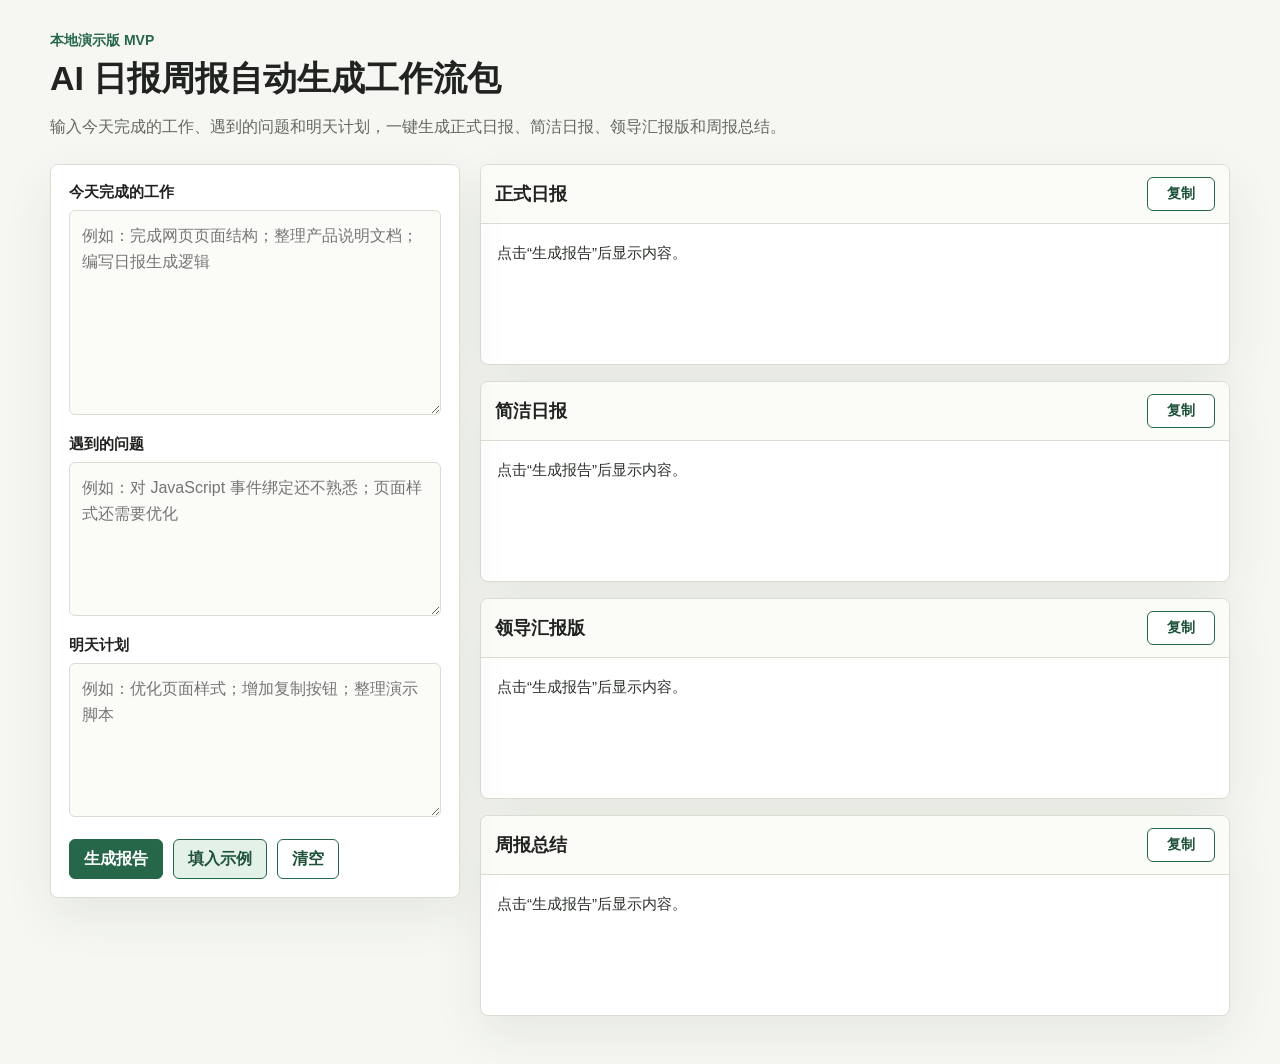
<file: index.html>
<!doctype html>
<html lang="zh-CN">
  <head>
    <meta charset="UTF-8" />
    <meta name="viewport" content="width=device-width, initial-scale=1.0" />
    <meta http-equiv="refresh" content="0; url=./web_demo/index.html" />
    <title>AI 日报周报自动生成工作流包</title>
    <style>
      body {
        margin: 0;
        min-height: 100vh;
        display: grid;
        place-items: center;
        background: #f6f7f2;
        color: #20231f;
        font-family: "Microsoft YaHei", "Segoe UI", Arial, sans-serif;
      }

      main {
        width: min(560px, calc(100% - 32px));
        padding: 28px;
        border: 1px solid #d9ddd3;
        border-radius: 8px;
        background: #ffffff;
      }

      h1 {
        margin: 0 0 12px;
        font-size: 24px;
        line-height: 1.3;
      }

      p {
        margin: 0 0 16px;
        color: #63685f;
        line-height: 1.7;
      }

      a {
        color: #276749;
        font-weight: 700;
      }
    </style>
  </head>
  <body>
    <main>
      <h1>AI 日报周报自动生成工作流包</h1>
      <p>正在打开网页演示版。如果没有自动跳转，请点击下面的链接。</p>
      <a href="./web_demo/index.html">进入网页演示版</a>
    </main>
  </body>
</html>
</file>
<file: web_demo/style.css>
:root {
  color-scheme: light;
  --bg: #f6f7f2;
  --surface: #ffffff;
  --text: #20231f;
  --muted: #63685f;
  --line: #d9ddd3;
  --accent: #276749;
  --accent-dark: #1f523a;
  --accent-soft: #e4f1e9;
  --warn: #8a5a12;
  --shadow: 0 18px 50px rgba(34, 45, 37, 0.08);
}

* {
  box-sizing: border-box;
}

body {
  margin: 0;
  min-height: 100vh;
  background: var(--bg);
  color: var(--text);
  font-family: "Microsoft YaHei", "Segoe UI", Arial, sans-serif;
}

.app {
  width: min(1180px, calc(100% - 32px));
  margin: 0 auto;
  padding: 32px 0 48px;
}

.hero {
  margin-bottom: 24px;
}

.eyebrow {
  margin: 0 0 8px;
  color: var(--accent);
  font-size: 14px;
  font-weight: 700;
}

h1 {
  margin: 0;
  font-size: 34px;
  line-height: 1.2;
}

.intro {
  max-width: 760px;
  margin: 14px 0 0;
  color: var(--muted);
  font-size: 16px;
  line-height: 1.7;
}

.workspace {
  display: grid;
  grid-template-columns: 410px 1fr;
  gap: 20px;
  align-items: start;
}

.input-panel,
.result-block {
  background: var(--surface);
  border: 1px solid var(--line);
  border-radius: 8px;
  box-shadow: var(--shadow);
}

.input-panel {
  position: sticky;
  top: 16px;
  padding: 18px;
}

.field + .field {
  margin-top: 16px;
}

label {
  display: block;
  margin-bottom: 8px;
  font-size: 15px;
  font-weight: 700;
}

textarea {
  width: 100%;
  resize: vertical;
  border: 1px solid var(--line);
  border-radius: 6px;
  padding: 12px;
  color: var(--text);
  font: inherit;
  line-height: 1.6;
  background: #fbfcf8;
}

textarea:focus {
  outline: 3px solid var(--accent-soft);
  border-color: var(--accent);
}

.actions {
  display: flex;
  flex-wrap: wrap;
  gap: 10px;
  margin-top: 18px;
}

button {
  min-height: 40px;
  border: 1px solid var(--accent);
  border-radius: 6px;
  padding: 0 14px;
  background: var(--accent);
  color: #ffffff;
  font: inherit;
  font-weight: 700;
  cursor: pointer;
}

button:hover {
  background: var(--accent-dark);
}

button.secondary {
  background: var(--accent-soft);
  color: var(--accent-dark);
}

button.ghost,
.copy-button {
  background: #ffffff;
  color: var(--accent-dark);
}

.output-panel {
  display: grid;
  gap: 16px;
}

.result-block {
  overflow: hidden;
}

.result-header {
  display: flex;
  align-items: center;
  justify-content: space-between;
  gap: 12px;
  border-bottom: 1px solid var(--line);
  padding: 12px 14px;
  background: #fbfcf8;
}

h2 {
  margin: 0;
  font-size: 18px;
}

.copy-button {
  min-height: 34px;
  min-width: 68px;
  padding: 0 12px;
  font-size: 14px;
  background: #ffffff;
  color: var(--accent-dark);
  transition: background-color 0.15s ease, color 0.15s ease;
}

.copy-button:hover,
.copy-button:focus-visible {
  background: var(--accent-soft);
  color: var(--accent-dark);
}

.copy-button.is-copied {
  background: var(--accent);
  color: #ffffff;
  border-color: var(--accent);
}

pre {
  min-height: 140px;
  margin: 0;
  padding: 16px;
  white-space: pre-wrap;
  word-break: break-word;
  color: #2d322c;
  font-family: "Microsoft YaHei", "Segoe UI", Arial, sans-serif;
  font-size: 15px;
  line-height: 1.7;
}

.empty-warning {
  border-color: var(--warn);
}

@media (max-width: 900px) {
  .workspace {
    grid-template-columns: 1fr;
  }

  .input-panel {
    position: static;
  }

  h1 {
    font-size: 28px;
  }
}
</file>
